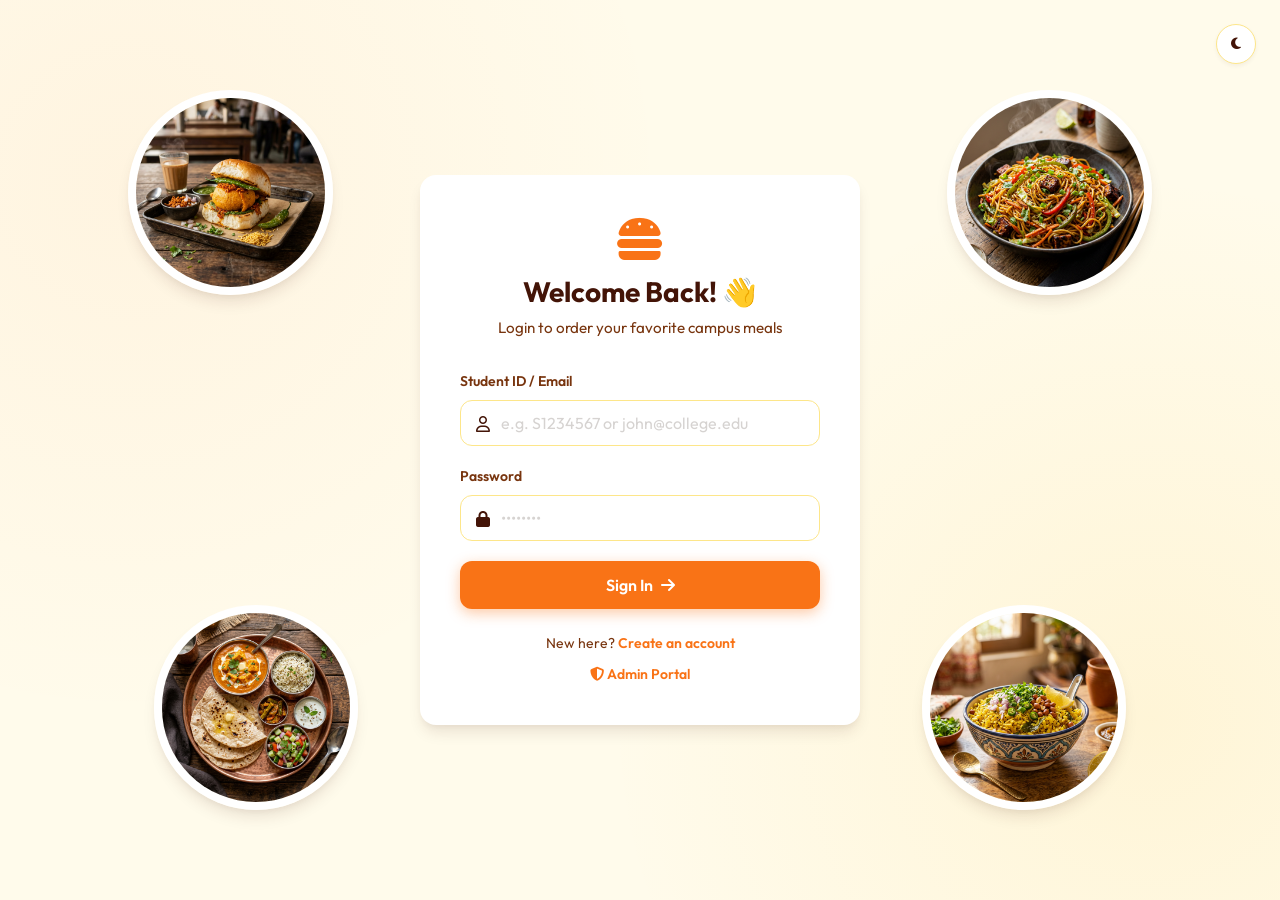
<file: index.html>
<!DOCTYPE html>
<html lang="en">
<head>
<meta charset="UTF-8">
<meta name="viewport" content="width=device-width, initial-scale=1.0">
<title>Student Login | Smart Canteen</title>

<link href="https://fonts.googleapis.com/css2?family=Outfit:wght@300;400;500;600;700&display=swap" rel="stylesheet">
<link rel="stylesheet" href="https://cdnjs.cloudflare.com/ajax/libs/font-awesome/6.4.0/css/all.min.css">

<!-- Correct CSS file -->
<link rel="stylesheet" href="style.css">

</head>

<body>

<button id="theme-toggle" class="theme-toggle-floating">
<i class="fa-solid fa-moon"></i>
</button>

<div class="auth-layout">

<div class="bg-illustrations">

<img src="images/vada_pav.png" alt="Vada Pav" class="bg-image bg-img-1">

<img src="images/paneer_thali.png" alt="Paneer Thali" class="bg-image bg-img-2">

<img src="images/chinese_noodles.png" alt="Chinese Noodles" class="bg-image bg-img-3">

<img src="images/poha.png" alt="Poha" class="bg-image bg-img-4">

</div>


<div class="auth-card animate-fade-in">

<div class="auth-header">
<i class="fa-solid fa-burger logo-icon"></i>
<h1>Welcome Back! 👋</h1>
<p>Login to order your favorite campus meals</p>
</div>

<form id="login-form">

<div class="form-group">

<label class="form-label">Student ID / Email</label>

<div style="position: relative;">
<i class="fa-regular fa-user" style="position:absolute;left:1rem;top:1rem;"></i>

<input type="text"
id="email"
class="form-input"
style="padding-left:2.5rem;"
placeholder="e.g. S1234567 or john@college.edu"
required>

</div>
</div>


<div class="form-group">

<label class="form-label">Password</label>

<div style="position: relative;">
<i class="fa-solid fa-lock" style="position:absolute;left:1rem;top:1rem;"></i>

<input type="password"
id="password"
class="form-input"
style="padding-left:2.5rem;"
placeholder="••••••••"
required>

</div>
</div>


<button type="submit" class="btn btn-primary">
Sign In <i class="fa-solid fa-arrow-right"></i>
</button>

</form>


<div class="auth-footer">

<p>
New here?
<a href="signup.html">Create an account</a>
</p>

<p style="margin-top:10px;">
<a href="admin.html">
<i class="fa-solid fa-shield-halved"></i>
Admin Portal
</a>
</p>

</div>

</div>

</div>

<!-- JS file -->
<script src="js/auth.js"></script>
<script src="script.js"></script>
</body>
</html>
</file>
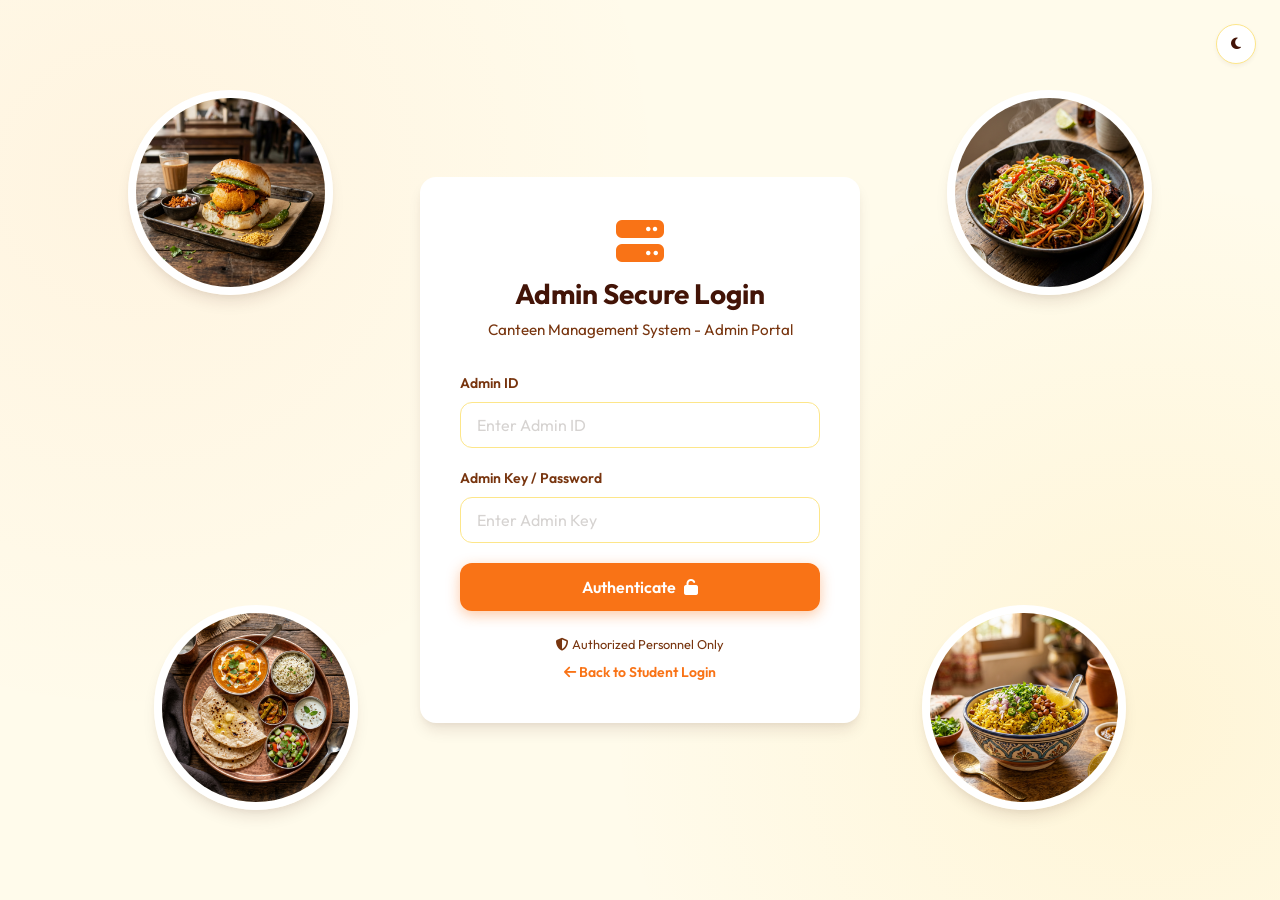
<file: admin-dashboard.html>
<!DOCTYPE html>
<html lang="en">
<head>
    <meta charset="UTF-8">
    <meta name="viewport" content="width=device-width, initial-scale=1.0">
    <title>Admin Dashboard | Smart Canteen</title>
    <link href="https://fonts.googleapis.com/css2?family=Outfit:wght@300;400;500;600;700&display=swap" rel="stylesheet">
    <link rel="stylesheet" href="https://cdnjs.cloudflare.com/ajax/libs/font-awesome/6.4.0/css/all.min.css">
    <link rel="stylesheet" href="style.css">
    <style>
        .admin-main { padding-top: 2rem; padding-bottom: 4rem; }
        .stats-grid { display: grid; grid-template-columns: repeat(auto-fit, minmax(200px, 1fr)); gap: 1.5rem; margin-bottom: 2.5rem; }
        .stat-card { background: var(--surface); padding: 1.5rem; border-radius: var(--radius-lg); box-shadow: var(--shadow-sm); border-bottom: 4px solid var(--primary); }
        .stat-val { font-size: 2rem; font-weight: 700; color: var(--text-main); }
        .stat-label { font-size: 0.9rem; color: var(--text-muted); font-weight: 500; }
        
        .admin-section { background: var(--surface); border-radius: var(--radius-lg); box-shadow: var(--shadow-sm); padding: 1.5rem; margin-bottom: 2.5rem; }
        .table-responsive { overflow-x: auto; }
        table { width: 100%; border-collapse: collapse; text-align: left; }
        th { padding: 1rem; border-bottom: 2px solid var(--border); font-weight: 700; color: var(--text-muted); }
        td { padding: 1rem; border-bottom: 1px solid var(--border); vertical-align: middle; }
        
        .status-select { padding: 0.4rem; border-radius: var(--radius-sm); border: 1px solid var(--border); background: var(--surface); color: var(--text-main); font-family: inherit; }
        .status-select option { background: var(--surface); color: var(--text-main); }
        
        .inventory-item { display: flex; justify-content: space-between; align-items: center; padding: 0.75rem 0; border-bottom: 1px solid var(--border); }
        .switch { position: relative; display: inline-block; width: 50px; height: 24px; }
        .switch input { opacity: 0; width: 0; height: 0; }
        .slider { position: absolute; cursor: pointer; top: 0; left: 0; right: 0; bottom: 0; background-color: #ccc; transition: .4s; border-radius: 24px; }
        .slider:before { position: absolute; content: ""; height: 18px; width: 18px; left: 4px; bottom: 3px; background-color: white; transition: .4s; border-radius: 50%; }
        input:checked + .slider { background-color: var(--primary); }
        input:checked + .slider:before { transform: translateX(26px); }
    </style>
</head>
<body style="background-color: var(--background);">
    <header class="app-header">
        <div class="container nav-container">
            <a href="#" class="nav-brand">
                <i class="fa-solid fa-shield-halved"></i> Admin Portal
            </a>
            <div class="nav-actions">
                <button id="theme-toggle" class="theme-toggle-nav"><i class="fa-solid fa-moon"></i></button>
                <div class="user-profile">
                    <div class="user-avatar" style="background: var(--text-main); color: white;">A</div>
                    <div class="user-info" style="display: block;">
                        <div class="user-name">Head Administrator</div>
                        <div class="user-role">System Access Enabled</div>
                    </div>
                </div>
                <button class="btn btn-outline" style="width: auto; padding: 0.5rem 1rem;" onclick="window.logout()">
                    Logout <i class="fa-solid fa-right-from-bracket"></i>
                </button>
            </div>
        </div>
    </header>

    <main class="container admin-main">
        <div class="stats-grid animate-fade-in">
            <div class="stat-card">
                <div class="stat-label">Today's Revenue</div>
                <div class="stat-val" id="stat-revenue">₹0.00</div>
            </div>
            <div class="stat-card">
                <div class="stat-label">Today's Delivered Orders</div>
                <div class="stat-val" id="stat-orders">0</div>
            </div>
            <div class="stat-card" style="border-color: var(--success);">
                <div class="stat-label">Items Sold Today</div>
                <div class="stat-val" id="stat-items">0</div>
            </div>
            <div class="stat-card" style="border-color: var(--secondary);">
                <div class="stat-label">Stock Warnings</div>
                <div class="stat-val" id="stat-stock">0</div>
            </div>
        </div>

        <!-- Canteen Settings -->
        <div class="admin-section animate-fade-in">
            <h2 style="margin-bottom:1.5rem;"><i class="fa-solid fa-clock" style="color:var(--primary);"></i> Canteen Operating Hours</h2>
            <div style="background:var(--background); padding:1.5rem; border-radius:var(--radius-md); display:flex; gap:1.5rem; align-items:center; flex-wrap:wrap;">
                <div style="flex:1; min-width:250px;">
                    <label class="form-label" style="display: block; margin-bottom: 0.5rem;">Opening Time</label>
                    <div style="display:flex; gap:0.5rem; align-items:center;">
                        <select id="open-h" class="form-input" style="padding:0.6rem; width:6rem;">
                            <option value="1">1</option><option value="2">2</option><option value="3">3</option>
                            <option value="4">4</option><option value="5">5</option><option value="6">6</option>
                            <option value="7">7</option><option value="8">8</option><option value="9">9</option>
                            <option value="10">10</option><option value="11">11</option><option value="12">12</option>
                        </select> :
                        <select id="open-m" class="form-input" style="padding:0.6rem; width:6rem;">
                            <option value="00">00</option><option value="15">15</option>
                            <option value="30">30</option><option value="45">45</option>
                        </select>
                        <select id="open-ampm" class="form-input" style="padding:0.6rem; width:6rem;">
                            <option value="AM">AM</option>
                            <option value="PM">PM</option>
                        </select>
                    </div>
                </div>
                <div style="flex:1; min-width:250px;">
                    <label class="form-label" style="display: block; margin-bottom: 0.5rem;">Closing Time</label>
                    <div style="display:flex; gap:0.5rem; align-items:center;">
                        <select id="close-h" class="form-input" style="padding:0.6rem; width:6rem;">
                            <option value="1">1</option><option value="2">2</option><option value="3">3</option>
                            <option value="4">4</option><option value="5">5</option><option value="6">6</option>
                            <option value="7">7</option><option value="8">8</option><option value="9">9</option>
                            <option value="10">10</option><option value="11">11</option><option value="12">12</option>
                        </select> :
                        <select id="close-m" class="form-input" style="padding:0.6rem; width:6rem;">
                            <option value="00">00</option><option value="15">15</option>
                            <option value="30">30</option><option value="45">45</option>
                        </select>
                        <select id="close-ampm" class="form-input" style="padding:0.6rem; width:6rem;">
                            <option value="AM">AM</option>
                            <option value="PM">PM</option>
                        </select>
                    </div>
                </div>
                <div style="display:flex; align-items:flex-end;">
                    <button class="btn btn-primary" style="margin-top:auto;" onclick="saveCanteenHours()">
                        <i class="fa-solid fa-save"></i> Save Hours
                    </button>
                </div>
            </div>
            <p style="font-size: 0.85rem; color: var(--text-muted); margin-top: 0.5rem;"><i class="fa-solid fa-circle-info"></i> Students will not be able to interact with the cart out of these hours.</p>
        </div>

        <!-- Monthly Sales Section -->
        <div class="admin-section animate-fade-in delay-1">
            <div style="display: flex; justify-content: space-between; align-items: center; margin-bottom: 1.5rem; flex-wrap: wrap; gap: 1rem;">
                <h2><i class="fa-solid fa-chart-bar" style="color: var(--primary);"></i> Sales Report</h2>
                <div style="display: flex; gap: 0.5rem;">
                    <select id="report-type-filter" class="status-select" style="padding: 0.5rem 1rem; font-size: 0.95rem;" onchange="renderSalesReport()">
                        <option value="daily">Daily</option>
                        <option value="weekly">Weekly</option>
                        <option value="monthly" selected>Monthly</option>
                    </select>
                </div>
            </div>
            <!-- Bar Chart -->
            <div id="monthly-chart" style="display: flex; align-items: flex-end; gap: 0.5rem; height: 180px; padding: 0 0.5rem 0.5rem; border-bottom: 2px solid var(--border); margin-bottom: 1.5rem; overflow-x: auto;"></div>
            <!-- Monthly Table -->
            <div class="table-responsive">
                <table>
                    <thead>
                        <tr>
                            <th id="report-period-head">Period</th>
                            <th>Orders</th>
                            <th>Items Sold</th>
                            <th>Revenue (Delivered)</th>
                            <th>Avg. Order Value</th>
                        </tr>
                    </thead>
                    <tbody id="monthly-table-body"></tbody>
                    <tfoot>
                        <tr style="font-weight: 700; background: var(--background);">
                            <td>Total</td>
                            <td id="monthly-total-orders">0</td>
                            <td id="monthly-total-items">0</td>
                            <td id="monthly-total-revenue">₹0.00</td>
                            <td>—</td>
                        </tr>
                    </tfoot>
                </table>
            </div>
        </div>

        <div class="admin-section animate-fade-in delay-2">
            <h2 style="margin-bottom: 1.5rem;"><i class="fa-solid fa-list-check" style="color: var(--primary);"></i> Live Order Management</h2>
            <div class="table-responsive">
                <table>
                    <thead>
                        <tr>
                            <th>Order ID</th>
                            <th>Customer</th>
                            <th>Items</th>
                            <th>Total</th>
                            <th>Status</th>
                        </tr>
                    </thead>
                    <tbody id="orders-admin-body">
                        <!-- Loaded via JS -->
                    </tbody>
                </table>
            </div>
        </div>

        <!-- Menu Management -->
        <div class="admin-section animate-fade-in delay-3">
            <h2 style="margin-bottom:1.5rem;"><i class="fa-solid fa-utensils" style="color:var(--primary);"></i> Menu Management</h2>
            <details style="margin-bottom:1.5rem;">
                <summary style="cursor:pointer;font-weight:700;color:var(--primary);padding:0.75rem;background:var(--background);border-radius:var(--radius-md);display:flex;align-items:center;gap:0.5rem;">
                    <i class="fa-solid fa-circle-plus"></i>&nbsp;Add New Menu Item
                </summary>
                <div style="border:1px solid var(--border);border-radius:0 0 var(--radius-md) var(--radius-md);padding:1.25rem;display:grid;grid-template-columns:1fr 1fr;gap:1rem;">
                    <div><label class="form-label">Name *</label><input type="text" id="new-name" class="form-input" placeholder="e.g. Paneer Tikka"></div>
                    <div><label class="form-label">Price (Rs) *</label><input type="number" id="new-price" class="form-input" placeholder="80" min="1"></div>
                    <div><label class="form-label">Type *</label><select id="new-type" class="form-input status-select" style="padding:0.75rem;"><option value="veg">Veg</option><option value="non-veg">Non-Veg</option></select></div>
                    <div><label class="form-label">Category *</label><select id="new-category" class="form-input status-select" style="padding:0.75rem;"><option value="Snacks">Snacks</option><option value="Breakfast">Breakfast</option><option value="Meals">Lunch / Meals</option><option value="Beverages">Beverages</option><option value="Chinese">Chinese</option><option value="Burgers">Fast Food</option><option value="Starters">Starters</option></select></div>
                    <div style="grid-column:1/-1;"><label class="form-label">Image URL</label><input type="text" id="new-img" class="form-input" placeholder="https://... or leave blank for auto-image"></div>
                    <div style="grid-column:1/-1;"><label class="form-label">Description</label><input type="text" id="new-desc" class="form-input" placeholder="Short description"></div>
                    <div style="grid-column:1/-1;"><button class="btn btn-primary" style="width:auto;" onclick="adminAddItem()"><i class="fa-solid fa-plus"></i> Add to Menu</button></div>
                </div>
            </details>
            <div style="margin-bottom: 1.25rem; position: relative;">
                <i class="fa-solid fa-search" style="position: absolute; left: 1rem; top: 50%; transform: translateY(-50%); color: var(--text-muted);"></i>
                <input type="text" id="admin-menu-search" class="form-input" placeholder="Search menu by name, type, or description..." style="padding-left: 2.75rem; border-radius: var(--radius-full);" oninput="renderMenuManagement()">
            </div>
            
            <details class="animate-fade-in" style="margin-bottom: 1.5rem;">
                <summary style="cursor:pointer;font-weight:700;color:var(--primary);padding:0.75rem;background:var(--background);border-radius:var(--radius-md);display:flex;align-items:center;gap:0.5rem; border: 1px solid var(--border);">
                    <i class="fa-solid fa-list"></i>&nbsp;Existing Menu Items (Click to minimize/expand)
                </summary>
                <div class="table-responsive" style="border: 1px solid var(--border); border-top: none; border-radius: 0 0 var(--radius-md) var(--radius-md); max-height: 400px; overflow-y: auto;">
                    <table>
                        <thead><tr><th style="position:sticky; top:0; background:var(--surface);">#</th><th style="position:sticky; top:0; background:var(--surface);">Name</th><th style="position:sticky; top:0; background:var(--surface);">Type</th><th style="position:sticky; top:0; background:var(--surface);">Price</th><th style="position:sticky; top:0; background:var(--surface);">Availability</th><th style="position:sticky; top:0; background:var(--surface);">Actions</th></tr></thead>
                        <tbody id="menu-manage-body"></tbody>
                    </table>
                </div>
            </details>
        </div>


        <!-- Edit Item Modal -->
        <div id="edit-item-modal" style="display:none;position:fixed;top:0;left:0;width:100%;height:100%;background:rgba(0,0,0,0.6);z-index:4000;align-items:center;justify-content:center;backdrop-filter:blur(4px);">
            <div style="background:var(--surface);width:90%;max-width:480px;border-radius:var(--radius-lg);padding:1.5rem;box-shadow:var(--shadow-lg);">
                <h3 style="margin-bottom:1.25rem;"><i class="fa-solid fa-pen-to-square" style="color:var(--primary);"></i> Edit Menu Item</h3>
                <input type="hidden" id="edit-id">
                <div style="display:grid;grid-template-columns:1fr 1fr;gap:1rem;">
                    <div><label class="form-label">Name</label><input type="text" id="edit-name" class="form-input"></div>
                    <div><label class="form-label">Price (Rs)</label><input type="number" id="edit-price" class="form-input" min="1"></div>
                    <div><label class="form-label">Type</label><select id="edit-type" class="form-input status-select" style="padding:0.75rem;"><option value="veg">Veg</option><option value="non-veg">Non-Veg</option></select></div>
                    <div><label class="form-label">Image URL</label><input type="text" id="edit-img" class="form-input"></div>
                    <div style="grid-column:1/-1;"><label class="form-label">Description</label><input type="text" id="edit-desc" class="form-input"></div>
                </div>
                <div style="display:flex;gap:1rem;margin-top:1.25rem;">
                    <button class="btn btn-outline" style="flex:1;" onclick="closeEditModal()">Cancel</button>
                    <button class="btn btn-primary" style="flex:2;" onclick="saveEditItem()"><i class="fa-solid fa-check"></i> Save Changes</button>
                </div>
            </div>
        </div>
    </main>

    <script src="js/state.js"></script>
    <script src="js/auth.js"></script>
    <script src="js/menu.js"></script> <!-- To get menuItems array -->
    <script>
        // Secure Admin check
        if (typeof window.requireAdmin === 'function') requireAdmin();

        async function fetchAdminOrders() {
            try {
                const res = await fetch('https://smart-canteen-system-hvah.onrender.com/api/admin/orders');
                if (res.ok) {
                    const data = await res.json();
                    if (data.orders) {
                        return data.orders.map(o => ({
                            id: o.order_id,
                            time: o.order_date,
                            userName: o.customer_name,
                            userType: o.customer_type,
                            items: o.items.map(i => ({ name: i.item_name, qty: i.quantity, price: i.price })),
                            total: o.total_amount,
                            status: o.status
                        }));
                    }
                }
            } catch (err) {}
            return [];
        }

        async function renderAdminDashboard() {
            const oosCount = JSON.parse(localStorage.getItem('canteen_out_of_stock') || '[]').length;
            
            let orders = await fetchAdminOrders();
            if (orders.length === 0 && window.getAllOrders) {
                // Fallback to local storage if DB is entirely empty or unavailable
                orders = window.getAllOrders();
            }
            
            try {
                const res = await fetch('https://smart-canteen-system-hvah.onrender.com/api/admin/dashboard');
                const data = await res.json();
                if (data.today) {
                    document.getElementById('stat-revenue').innerText = `₹${data.today.total_revenue.toFixed(2)}`;
                    document.getElementById('stat-orders').innerText = data.today.total_orders;
                }
            } catch (err) {
                // Fallback to local
                const revenue = orders.reduce((sum, o) => sum + o.total, 0);
                document.getElementById('stat-revenue').innerText = `₹${revenue.toFixed(2)}`;
                document.getElementById('stat-orders').innerText = orders.length;
            }

            const totalItems = orders.reduce((sum, o) => sum + o.items.reduce((s,i) => s + i.qty, 0), 0);
            document.getElementById('stat-items').innerText = totalItems;
            document.getElementById('stat-stock').innerText = oosCount;

            const tableBody = document.getElementById('orders-admin-body');
            tableBody.innerHTML = orders.map(order => `
                <tr>
                    <td><strong>${order.id}</strong><div style="font-size: 0.75rem; color: var(--text-muted);">${new Date(order.time).toLocaleTimeString()}</div></td>
                    <td>${order.userName}<div style="font-size: 0.75rem; color: var(--text-muted);">${order.userType}</div></td>
                    <td>${order.items.map(i => `${i.qty}x ${i.name}`).join(', ')}</td>
                    <td>₹${order.total.toFixed(2)}</td>
                    <td>
                        <select class="status-select" onchange="handleStatusChange('${order.id}', this.value)" ${order.status === 'cancelled' ? 'disabled style="opacity: 0.6;"' : ''}>
                            <option value="pending" ${order.status === 'pending' ? 'selected' : ''}>Pending</option>
                            <option value="preparing" ${order.status === 'preparing' ? 'selected' : ''}>Preparing</option>
                            <option value="ready" ${order.status === 'ready' ? 'selected' : ''}>Ready</option>
                            <option value="delivered" ${order.status === 'delivered' ? 'selected' : ''}>Delivered</option>
                            <option value="cancelled" ${order.status === 'cancelled' ? 'selected' : ''}>Cancelled</option>
                        </select>
                    </td>
                </tr>
            `).join('');

            const invList = document.getElementById('inventory-list');
            if (window.menuItems) {
                invList.innerHTML = window.menuItems.map(item => {
                    const isOOS = window.isOutOfStock(item.name);
                    return `
                        <div class="inventory-item">
                            <div>
                                <strong>${item.name}</strong>
                                <span style="font-size: 0.8rem; margin-left:1rem; color: var(--text-muted);">${item.type}</span>
                            </div>
                            <div style="display: flex; align-items: center; gap: 1rem;">
                                <span style="font-size: 0.8rem; font-weight: 700; color: ${isOOS ? 'var(--danger)' : 'var(--success)'};">${isOOS ? 'OUT OF STOCK' : 'AVAILABLE'}</span>
                                <label class="switch">
                                    <input type="checkbox" ${!isOOS ? 'checked' : ''} onchange="handleStockToggle('${item.name}')">
                                    <span class="slider"></span>
                                </label>
                            </div>
                        </div>
                    `;
                }).join('');
            }
        }

        window.handleStatusChange = async function(id, val) {
            // Check if this is a fallback local order (e.g. "ORD-1234") or a real DB order (e.g "5")
            if (String(id).startsWith('ORD-') && window.updateOrderStatus) {
                if (window.updateOrderStatus(id, val)) renderAdminDashboard();
                return;
            }
            
            try {
                const res = await fetch(`https://smart-canteen-system-hvah.onrender.com/api/orders/${id}/status`, {
                    method: 'PUT',
                    headers: { 'Content-Type': 'application/json' },
                    body: JSON.stringify({ status: val })
                });
                if (res.ok) renderAdminDashboard();
            } catch(e) {
                console.error("Failed to update status", e);
            }
        }

        window.handleStockToggle = function(name) {
            window.toggleOutOfStock(name);
            renderMenuManagement();
            renderAdminDashboard();
        }

        // ---- Menu Management ----
        async function fetchAndRenderMenu() {
            try {
                const res = await fetch('https://smart-canteen-system-hvah.onrender.com/api/menu');
                if (res.ok) {
                    const data = await res.json();
                    if (data.menu) {
                        window.menuItems = data.menu.map(item => ({
                            id: item.item_id,
                            name: item.item_name,
                            price: item.price,
                            type: (item.type || 'veg').toLowerCase(),
                            category: item.category,
                            img: item.image_url,
                            desc: item.description || ''
                        }));
                    }
                }
            } catch(e) { console.error('Menu fetch error', e); }
            renderMenuManagement();
        }

        function renderMenuManagement() {
            let menu = window.getAdminMenu ? window.getAdminMenu() : (window.menuItems || []);
            
            // Search filter
            const searchTerm = (document.getElementById('admin-menu-search')?.value || '').toLowerCase();
            if (searchTerm) {
                menu = menu.filter(item => 
                    item.name.toLowerCase().includes(searchTerm) || 
                    (item.desc && item.desc.toLowerCase().includes(searchTerm)) ||
                    (item.type && item.type.toLowerCase().includes(searchTerm))
                );
            }
            
            const tbody = document.getElementById('menu-manage-body');
            tbody.innerHTML = menu.map((item, idx) => {
                const isOOS = window.isOutOfStock(item.name);
                return `<tr>
                    <td>${idx + 1}</td>
                    <td><strong>${item.name}</strong><div style="font-size:0.75rem;color:var(--text-muted);">${item.desc || ''}</div></td>
                    <td><span style="font-size:0.8rem;font-weight:600;color:${item.type==='veg'?'var(--success)':'#ef4444'}">${item.type === 'veg' ? '🥗 Veg' : '🍗 Non-Veg'}</span></td>
                    <td style="font-weight:600;">₹${item.price}</td>
                    <td>
                        <label class="switch">
                            <input type="checkbox" ${!isOOS ? 'checked' : ''} onchange="handleStockToggle('${item.name}')">
                            <span class="slider"></span>
                        </label>
                        <span style="font-size:0.75rem;color:${isOOS?'var(--danger)':'var(--success)'}; margin-left:0.5rem;">${isOOS?'Out of Stock':'Available'}</span>
                    </td>
                    <td style="display:flex; gap:0.5rem; flex-wrap:wrap;">
                        <button class="btn btn-outline" style="padding:0.4rem 0.7rem; font-size:0.8rem;" onclick="openEditModal(${item.id})"><i class="fa-solid fa-pen"></i> Edit</button>
                        <button style="padding:0.4rem 0.7rem; font-size:0.8rem; background:#ef4444; color:white; border:none; border-radius:var(--radius-sm); cursor:pointer;" onclick="adminDeleteItem(${item.id})"><i class="fa-solid fa-trash"></i> Delete</button>
                    </td>
                </tr>`;
            }).join('');
        }

        window.adminAddItem = async function() {
            const name = document.getElementById('new-name').value.trim();
            const price = parseFloat(document.getElementById('new-price').value);
            const type = document.getElementById('new-type').value;
            const category = document.getElementById('new-category').value;
            let img = document.getElementById('new-img').value.trim();
            const desc = document.getElementById('new-desc').value.trim();
            if (!name || !price) { alert('Name and Price are required!'); return; }

            // Auto-fetch relevant image from Unsplash if admin leaves image blank
            if (!img) {
                const query = encodeURIComponent(name + ' food');
                img = `https://source.unsplash.com/500x400/?${query}`;
            }

            await window.addMenuItem({ name, price, type, category, img, desc });
            ['new-name','new-price','new-img','new-desc'].forEach(id => document.getElementById(id).value = '');
            await fetchAndRenderMenu();
            alert(`"${name}" added to menu!`);
        };

        window.openEditModal = function(id) {
            const menu = window.getAdminMenu();
            const item = menu.find(i => i.id === id);
            if (!item) return;
            document.getElementById('edit-id').value = id;
            document.getElementById('edit-name').value = item.name;
            document.getElementById('edit-price').value = item.price;
            document.getElementById('edit-type').value = item.type;
            document.getElementById('edit-img').value = item.img || '';
            document.getElementById('edit-desc').value = item.desc || '';
            document.getElementById('edit-item-modal').style.display = 'flex';
        };

        window.closeEditModal = function() {
            document.getElementById('edit-item-modal').style.display = 'none';
        };

        window.saveEditItem = async function() {
            const id = parseInt(document.getElementById('edit-id').value);
            const updates = {
                name: document.getElementById('edit-name').value.trim(),
                price: parseFloat(document.getElementById('edit-price').value),
                type: document.getElementById('edit-type').value,
                img: document.getElementById('edit-img').value.trim(),
                desc: document.getElementById('edit-desc').value.trim()
            };
            if (!updates.name || !updates.price) { alert('Name and Price are required!'); return; }
            await window.updateMenuItem(id, updates);
            closeEditModal();
            renderMenuManagement();
        };

        window.adminDeleteItem = async function(id) {
            const menu = window.getAdminMenu();
            const item = menu.find(i => i.id === id);
            if (!item) return;
            if (!confirm(`Delete "${item.name}" from the menu? This cannot be undone.`)) return;
            await window.deleteMenuItem(id);
            await fetchAndRenderMenu(); // re-fetch live from DB
        };

        // ---- Sales Reports ----
        const MONTHS = ['Jan','Feb','Mar','Apr','May','Jun','Jul','Aug','Sep','Oct','Nov','Dec'];

        async function renderSalesReport() {
            const reportType = document.getElementById('report-type-filter').value;
            const periodHead = document.getElementById('report-period-head');
            if(reportType === 'daily') periodHead.innerText = 'Today';
            else if(reportType === 'weekly') periodHead.innerText = 'Week';
            else periodHead.innerText = 'Month';

            try {
                const res = await fetch('https://smart-canteen-system-hvah.onrender.com/api/admin/dashboard');
                const data = await res.json();
                
                if (data.monthly_sales && data.daily_sales && data.weekly_sales) {
                    let activeData = data.monthly_sales;
                    let labelKey = 'month';
                    let revKey = 'monthly_revenue';
                    
                    if (reportType === 'daily') {
                        activeData = data.daily_sales;
                        labelKey = 'date';
                        revKey = 'daily_revenue';
                    } else if (reportType === 'weekly') {
                        activeData = data.weekly_sales;
                        labelKey = 'week';
                        revKey = 'weekly_revenue';
                    }

                    const maxRev = Math.max(...activeData.map(m => parseFloat(m[revKey])), 1);

                    const chart = document.getElementById('monthly-chart');
                    chart.innerHTML = [...activeData].reverse().slice(-12).map(m => {
                        const rev = parseFloat(m[revKey]);
                        const pct = Math.round((rev / maxRev) * 100);
                        const color = rev > 0 ? 'var(--primary)' : 'var(--border)';
                        return `
                            <div style="display:flex;flex-direction:column;align-items:center;flex:1;min-width:40px;gap:4px;">
                                <span style="font-size:0.65rem;font-weight:700;color:var(--text-muted);">${rev > 0 ? '₹' + (rev/1000).toFixed(1) + 'k' : ''}</span>
                                <div style="width:100%;background:${color};border-radius:4px 4px 0 0;height:${Math.max(pct, rev > 0 ? 4 : 2)}%;transition:height 0.4s ease;"></div>
                                <span style="font-size:0.7rem;color:var(--text-muted);">${m[labelKey]}</span>
                            </div>
                        `;
                    }).join(''); // Show oldest to newest in chart

                    // Table
                    const tbody = document.getElementById('monthly-table-body');
                    let totOrders = 0, totRev = 0;
                    tbody.innerHTML = activeData.map(m => {
                        const orders = m.total_orders;
                        const rev = parseFloat(m[revKey]);
                        totOrders += orders;
                        totRev += rev;
                        const avg = orders > 0 ? (rev / orders) : 0;
                        return `<tr>
                            <td><strong>${m[labelKey]}</strong></td>
                            <td>${orders}</td>
                            <td>—</td>
                            <td style="color:var(--primary);font-weight:600;">₹${rev.toFixed(2)}</td>
                            <td>₹${avg.toFixed(2)}</td>
                        </tr>`;
                    }).join('') || `<tr><td colspan="5" style="text-align:center;color:var(--text-muted);padding:2rem;">No data available</td></tr>`;

                    document.getElementById('monthly-total-orders').innerText = totOrders;
                    document.getElementById('monthly-total-items').innerText = '—';
                    document.getElementById('monthly-total-revenue').innerText = `₹${totRev.toFixed(2)}`;
                    return;
                }
            } catch (err) {
                console.error("Failed to fetch backend dashboard data", err);
            }

            // Fallback: Local logic (Simplified fallback since backend is updated)
            const orders = window.getAllOrders ? window.getAllOrders() : [];
            const localData = Array.from({length: 12}, (_, i) => ({ month: i, orders: 0, items: 0, revenue: 0 }));

            orders.forEach(o => {
                const d = new Date(o.time);
                if (d.getFullYear() !== new Date().getFullYear()) return;
                const m = d.getMonth();
                localData[m].orders++;
                if (o.status === 'delivered') localData[m].revenue += o.total;
                localData[m].items += o.items.reduce((s,i) => s + i.qty, 0);
            });

            const maxRev = Math.max(...localData.map(m => m.revenue), 1);

            // Bar Chart
            const chart = document.getElementById('monthly-chart');
            chart.innerHTML = localData.map(m => {
                const pct = Math.round((m.revenue / maxRev) * 100);
                const color = m.revenue > 0 ? 'var(--primary)' : 'var(--border)';
                return `
                    <div style="display:flex;flex-direction:column;align-items:center;flex:1;min-width:40px;gap:4px;">
                        <span style="font-size:0.65rem;font-weight:700;color:var(--text-muted);">${m.revenue > 0 ? '₹' + (m.revenue/1000).toFixed(1) + 'k' : ''}</span>
                        <div style="width:100%;background:${color};border-radius:4px 4px 0 0;height:${Math.max(pct, m.revenue > 0 ? 4 : 2)}%;transition:height 0.4s ease;"></div>
                        <span style="font-size:0.7rem;color:var(--text-muted);">${MONTHS[m.month]}</span>
                    </div>
                `;
            }).join('');

            // Table
            const tbody = document.getElementById('monthly-table-body');
            let totOrders = 0, totItems = 0, totRev = 0;
            tbody.innerHTML = localData.map(m => {
                if (m.orders === 0) return '';
                totOrders += m.orders;
                totItems += m.items;
                totRev += m.revenue;
                const avg = m.orders > 0 ? (m.revenue / m.orders) : 0;
                return `<tr>
                    <td><strong>${MONTHS[m.month]}</strong></td>
                    <td>${m.orders}</td>
                    <td>${m.items}</td>
                    <td style="color:var(--primary);font-weight:600;">₹${m.revenue.toFixed(2)}</td>
                    <td>₹${avg.toFixed(2)}</td>
                </tr>`;
            }).join('') || `<tr><td colspan="5" style="text-align:center;color:var(--text-muted);padding:2rem;">No orders found for ${year}</td></tr>`;

            document.getElementById('monthly-total-orders').innerText = totOrders;
            document.getElementById('monthly-total-items').innerText = totItems;
            document.getElementById('monthly-total-revenue').innerText = `₹${totRev.toFixed(2)}`;
        }

        // ---- Canteen Settings 12hr UI logic ----
        function set12HourSelects(timeStr, prefix) {
            if(!timeStr || !timeStr.includes(':')) return;
            let [h, m] = timeStr.split(':');
            let hour = parseInt(h, 10) || 0;
            let ampm = hour >= 12 ? 'PM' : 'AM';
            hour = hour % 12;
            if (hour === 0) hour = 12;
            
            // Round minute safely down to match option buckets if slightly off
            let nearestMin = (Math.round(parseInt(m, 10) / 15) * 15) % 60;
            let minStr = nearestMin === 0 ? '00' : '' + nearestMin;

            document.getElementById(prefix + '-h').value = hour;
            document.getElementById(prefix + '-m').value = minStr;
            document.getElementById(prefix + '-ampm').value = ampm;
        }

        function get24HourFromSelects(prefix) {
            let hObj = document.getElementById(prefix + '-h');
            let mObj = document.getElementById(prefix + '-m');
            let amObj = document.getElementById(prefix + '-ampm');
            if(!hObj || !mObj || !amObj) return null;
            
            let h = parseInt(hObj.value, 10);
            let m = mObj.value;
            let ampm = amObj.value;
            
            if (ampm === 'PM' && h !== 12) h += 12;
            if (ampm === 'AM' && h === 12) h = 0;
            
            return (h < 10 ? '0'+h : h) + ':' + m;
        }

        async function fetchCanteenHours() {
            try {
                const res = await fetch('https://smart-canteen-system-hvah.onrender.com/api/settings');
                if (res.ok) {
                    const data = await res.json();
                    if (data.settings) {
                        set12HourSelects(data.settings.opening_time || '09:00', 'open');
                        set12HourSelects(data.settings.closing_time || '18:00', 'close');
                    }
                }
            } catch (err) {
                console.error("Failed to fetch settings", err);
            }
        }

        async function saveCanteenHours() {
            const open = get24HourFromSelects('open');
            const close = get24HourFromSelects('close');
            if (!open || !close) { alert('Please meticulously select both opening and closing times.'); return; }
            
            try {
                const res = await fetch('https://smart-canteen-system-hvah.onrender.com/api/settings', {
                    method: 'PUT',
                    headers: { 'Content-Type': 'application/json' },
                    body: JSON.stringify({ settings: { opening_time: open, closing_time: close } })
                });
                if (res.ok) {
                    alert('Canteen operating hours updated successfully!');
                } else {
                    alert('Failed to update hours.');
                }
            } catch(e) {
                console.error(e);
                alert('Error updating hours');
            }
        }

        document.addEventListener('DOMContentLoaded', () => {
            renderAdminDashboard();
            renderSalesReport();
            fetchCanteenHours();
            
            // Critical Fix: Admin portal must fetch the menu straight from the DB API instead of relying on a potentially stale or empty state JS reference.
            fetch('https://smart-canteen-system-hvah.onrender.com/api/menu')
                .then(res => res.json())
                .then(data => {
                    if (data.menu) {
                        window.menuItems = data.menu.map(item => ({
                            id: item.item_id,
                            name: item.item_name,
                            price: item.price,
                            type: (item.type || 'veg').toLowerCase(),
                            category: item.category,
                            img: item.image_url,
                            desc: item.item_name + ' - ' + (item.category || 'Delicious food')
                        }));
                    }
                    if (typeof renderMenuManagement === 'function') renderMenuManagement();
                })
                .catch(err => {
                    console.error("Failed to load backend DB menu for Admin! Using local cache.", err);
                    if (typeof renderMenuManagement === 'function') renderMenuManagement();
                });
            
        });
    </script>
    <script src="script.js"></script>
</body>
</html>
</file>
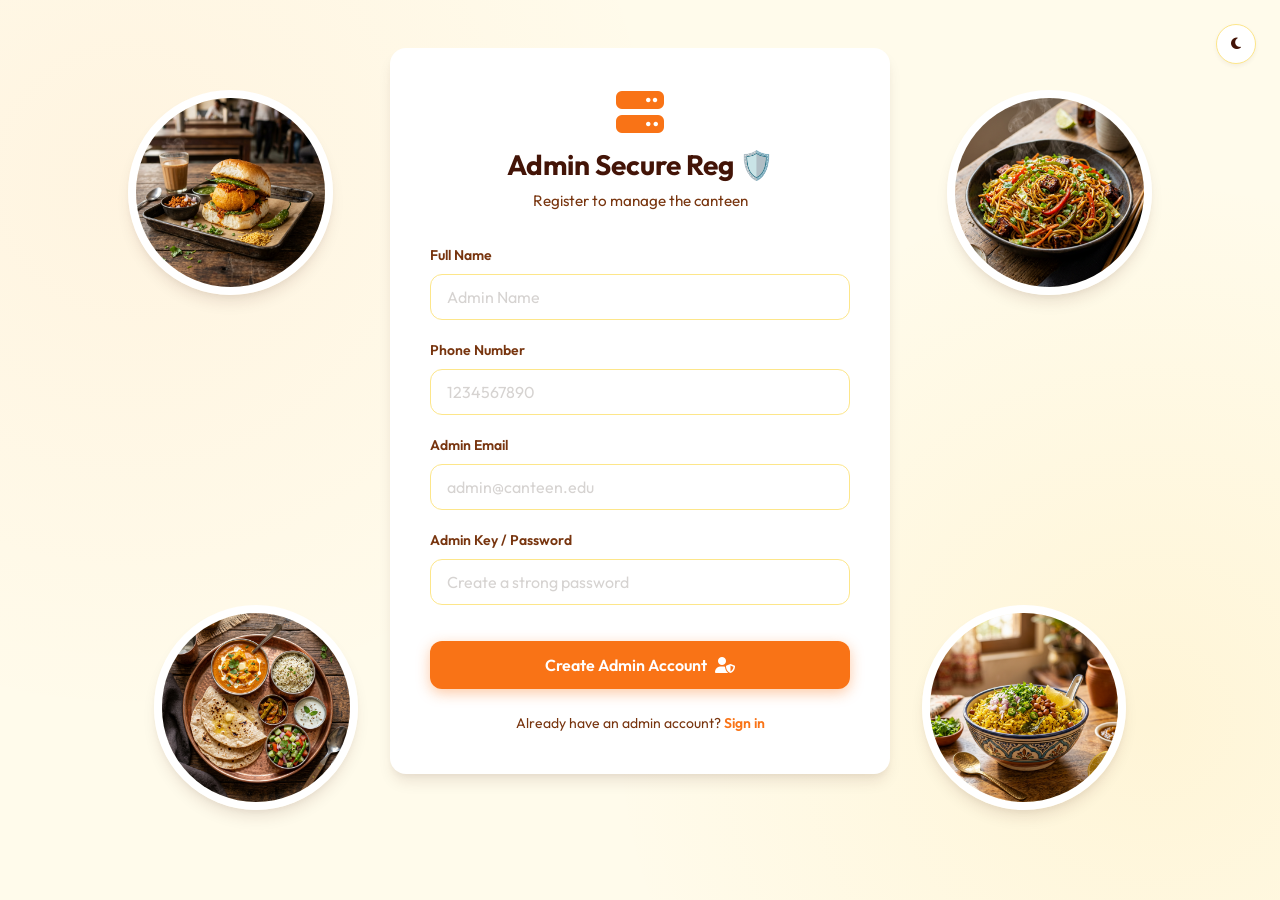
<file: admin-signup.html>
<!DOCTYPE html>
<html lang="en">
<head>
<meta charset="UTF-8">
<meta name="viewport" content="width=device-width, initial-scale=1.0">

<title>Admin Create Account | Smart Canteen</title>

<link href="https://fonts.googleapis.com/css2?family=Outfit:wght@300;400;500;600;700&display=swap" rel="stylesheet">
<link rel="stylesheet" href="https://cdnjs.cloudflare.com/ajax/libs/font-awesome/6.4.0/css/all.min.css">

<!-- Correct CSS -->
<link rel="stylesheet" href="style.css">

</head>

<body>

<button id="theme-toggle" class="theme-toggle-floating">
<i class="fa-solid fa-moon"></i>
</button>

<div class="auth-layout" style="padding:1rem; justify-content:center; align-items:flex-start;">

<!-- Background Food Images -->
<div class="bg-illustrations">

<img src="images/vada_pav.png" alt="Vada Pav" class="bg-image bg-img-1">

<img src="images/paneer_thali.png" alt="Paneer Thali" class="bg-image bg-img-2">

<img src="images/chinese_noodles.png" alt="Chinese Noodles" class="bg-image bg-img-3">

<img src="images/poha.png" alt="Poha" class="bg-image bg-img-4">

</div>

<div class="auth-card animate-fade-in" style="margin-top:2rem; margin-bottom:2rem; max-width:500px;">

<div class="auth-header">

<i class="fa-solid fa-server logo-icon"></i>

<h1>Admin Secure Reg 🛡️</h1>

<p>Register to manage the canteen</p>

</div>

<form id="admin-signup-form">

<div class="form-group">

<label class="form-label">Full Name</label>

<input type="text" id="admin-name" class="form-input" placeholder="Admin Name" required>

</div>

<div class="form-group">

<label class="form-label">Phone Number</label>

<input type="tel" id="admin-phone" class="form-input" placeholder="1234567890" required>

</div>

<div class="form-group">

<label class="form-label">Admin Email</label>

<input type="email" id="admin-email" class="form-input" placeholder="admin@canteen.edu" required>

</div>

<div class="form-group">

<label class="form-label">Admin Key / Password</label>

<input type="password" id="admin-password" class="form-input" placeholder="Create a strong password" required>

</div>

<button type="submit" class="btn btn-primary" style="margin-top:1rem;">
Create Admin Account <i class="fa-solid fa-user-shield"></i>
</button>

</form>

<div class="auth-footer">

<p>
Already have an admin account?
<a href="admin.html">Sign in</a>
</p>

</div>

</div>

</div>

<script src="js/auth.js"></script>
<script src="script.js"></script>

</body>
</html>
</file>
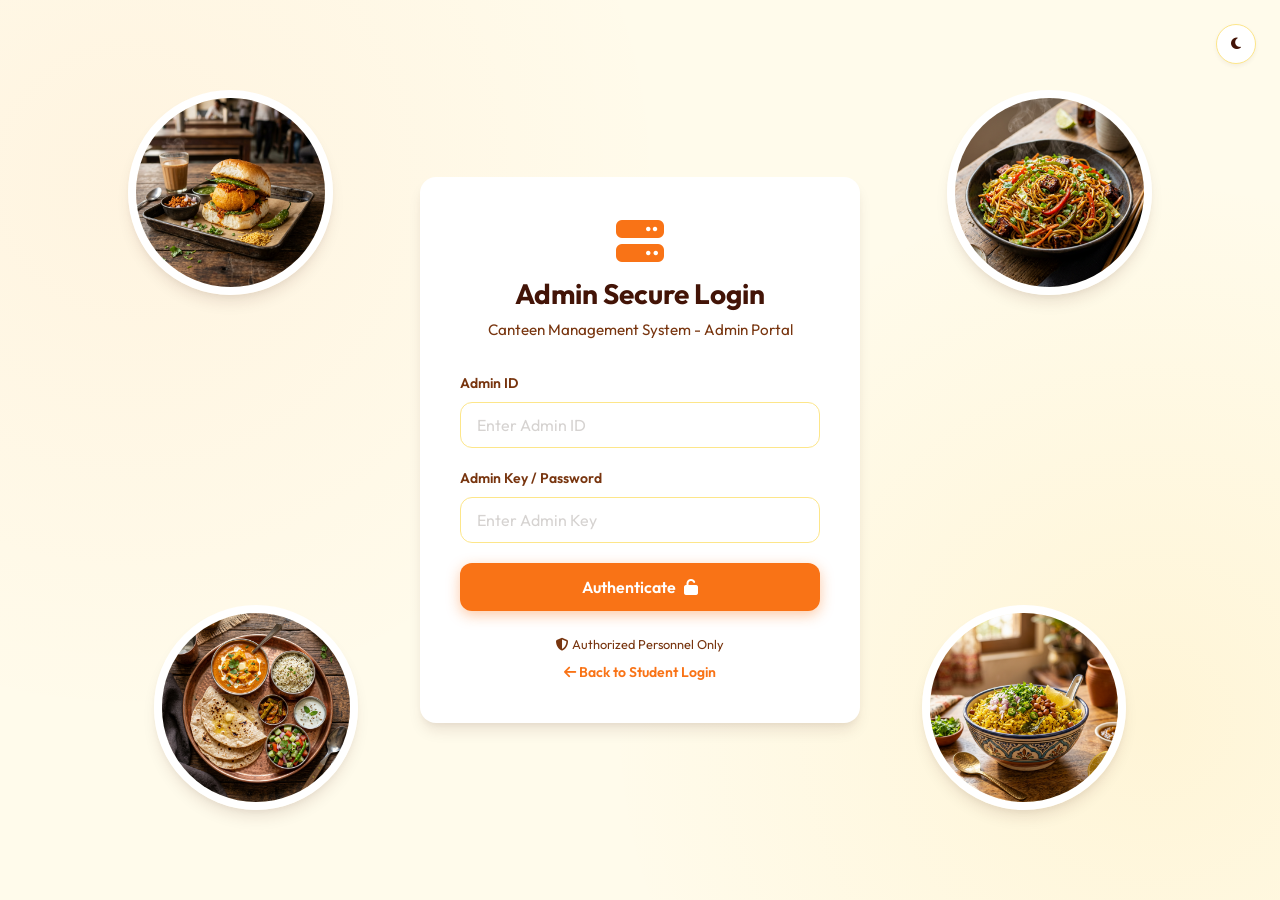
<file: admin.html>
<!DOCTYPE html>
<html lang="en">
<head>
<meta charset="UTF-8">
<meta name="viewport" content="width=device-width, initial-scale=1.0">

<title>Admin Login | Smart Canteen</title>

<link href="https://fonts.googleapis.com/css2?family=Outfit:wght@300;400;500;600;700&display=swap" rel="stylesheet">
<link rel="stylesheet" href="https://cdnjs.cloudflare.com/ajax/libs/font-awesome/6.4.0/css/all.min.css">

<!-- Correct CSS -->
<link rel="stylesheet" href="style.css">

</head>

<body>

<button id="theme-toggle" class="theme-toggle-floating">
<i class="fa-solid fa-moon"></i>
</button>

<div class="auth-layout">

<!-- Food Images -->
<div class="bg-illustrations">

<img src="images/vada_pav.png" class="bg-image bg-img-1" alt="Vada Pav">

<img src="images/paneer_thali.png" class="bg-image bg-img-2" alt="Paneer Thali">

<img src="images/chinese_noodles.png" class="bg-image bg-img-3" alt="Chinese Noodles">

<img src="images/poha.png" class="bg-image bg-img-4" alt="Poha">

</div>

<div class="auth-card">

<div class="auth-header">

<i class="fa-solid fa-server logo-icon"></i>

<h1>Admin Secure Login</h1>

<p>Canteen Management System - Admin Portal</p>

</div>

<form id="admin-form">

<div class="form-group">

<label class="form-label">Admin ID</label>

<input type="text" id="admin-id" class="form-input" placeholder="Enter Admin ID" required>

</div>

<div class="form-group">

<label class="form-label">Admin Key / Password</label>

<input type="password" id="admin-key" class="form-input" placeholder="Enter Admin Key" required>

</div>

<button type="submit" class="btn btn-primary">

Authenticate <i class="fa-solid fa-unlock"></i>

</button>

</form>

<div class="auth-footer">

<p style="margin-bottom: 0.5rem; color: var(--text-muted); font-size: 0.8rem;">
<i class="fa-solid fa-shield-halved"></i> Authorized Personnel Only
</p>

<p>

<a href="index.html">

<i class="fa-solid fa-arrow-left"></i> Back to Student Login

</a>

</p>

</div>

</div>

</div>

<script src="js/auth.js"></script>
<script src="script.js"></script>

</body>
</html>
</file>
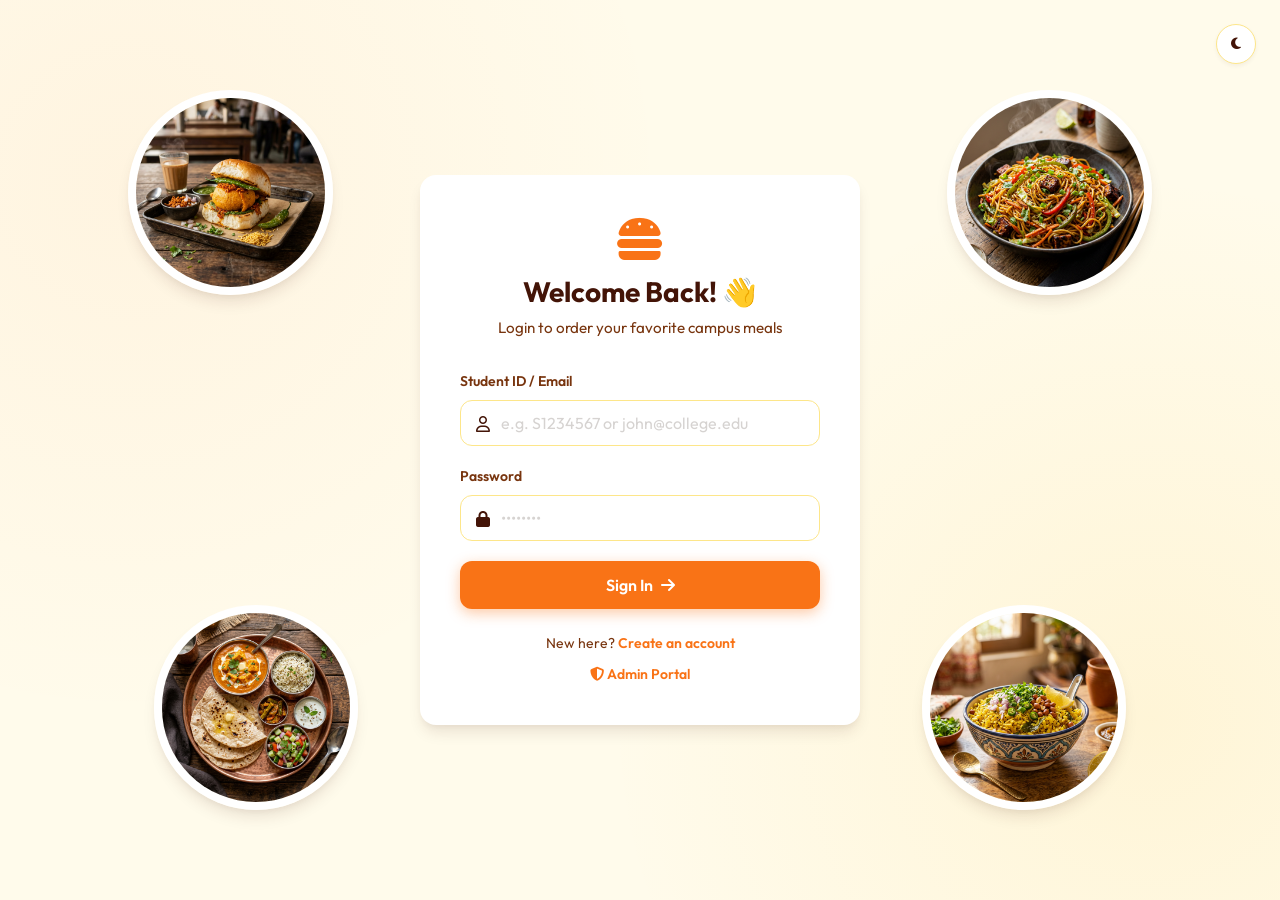
<file: dashboard.html>
<!DOCTYPE html>
<html lang="en">
<head>
    <meta charset="UTF-8">
    <meta name="viewport" content="width=device-width, initial-scale=1.0">
    <title>Menu | Smart Canteen</title>
    <link href="https://fonts.googleapis.com/css2?family=Outfit:wght@300;400;500;600;700&display=swap" rel="stylesheet">
    <link rel="stylesheet" href="https://cdnjs.cloudflare.com/ajax/libs/font-awesome/6.4.0/css/all.min.css">
    <link rel="stylesheet" href="style.css">
    
    <!-- Razorpay Checkout JS -->
    <script src="https://checkout.razorpay.com/v1/checkout.js"></script>
</head>
<body>
    <!-- Header -->
    <header class="app-header">
        <div class="container nav-container">
            <a href="#" class="nav-brand">
                <i class="fa-solid fa-burger"></i>
                Smart Canteen
            </a>
            
            <div class="nav-actions">
                <button id="theme-toggle" class="theme-toggle-nav" aria-label="Toggle theme">
                    <i class="fa-solid fa-moon"></i>
                </button>
                <button class="cart-btn" id="cart-toggle">
                    <i class="fa-solid fa-cart-shopping"></i>
                    <span class="cart-badge" id="cart-count">0</span>
                </button>
                
                <div class="user-profile">
                    <div class="user-avatar" id="user-avatar">?</div>
                    <div class="user-info">
                        <div class="user-name" id="user-name">Loading...</div>
                        <div class="user-role" id="user-role">Student</div>
                    </div>
                </div>
                <button class="btn btn-outline" style="width: auto; padding: 0.5rem 1rem;" onclick="window.logout()">
                    <i class="fa-solid fa-right-from-bracket"></i>
                </button>
            </div>
        </div>
    </header>

    <!-- Main Content -->
    <main class="dashboard-main container">
        <div class="animate-fade-in" style="display: flex; justify-content: space-between; align-items: center; flex-wrap: wrap; gap: 1rem;">
            <h1 class="section-title">What are you craving today? 😋</h1>
            <button class="btn btn-primary" style="width: auto;" onclick="toggleOrdersList()">
                <i class="fa-solid fa-clock-rotate-left"></i> Track Orders
            </button>
        </div>
            <!-- Search and Filter Bar -->
            <div style="margin-top: 1.5rem; margin-bottom: 1.5rem;">
                <div style="position: relative; margin-bottom: 1rem;">
                    <i class="fa-solid fa-magnifying-glass" style="position: absolute; left: 1rem; top: 50%; transform: translateY(-50%); color: var(--text-muted);"></i>
                    <input type="text" id="menu-search" class="form-input" placeholder="Search for dishes, categories, or ingredients..." style="padding-left: 2.75rem; border-radius: var(--radius-full); box-shadow: var(--shadow-sm);">
                </div>
                <div style="display: flex; gap: 1rem; align-items: center; justify-content: space-between; flex-wrap: wrap;">
                    <!-- Category Filter -->
                    <div class="category-filter" style="flex: 1; margin-bottom: 0;">
                        <button class="category-btn active" data-cat="all"><i class="fa-solid fa-utensils"></i> All</button>
                        <button class="category-btn" data-cat="cat-breakfast"><i class="fa-solid fa-mug-saucer"></i> Breakfast</button>
                        <button class="category-btn" data-cat="cat-meals"><i class="fa-solid fa-bowl-rice"></i> Lunch</button>
                        <button class="category-btn" data-cat="cat-snacks"><i class="fa-solid fa-cookie-bite"></i> Snacks</button>
                        <button class="category-btn" data-cat="cat-beverages"><i class="fa-solid fa-glass-water"></i> Beverages</button>
                        <button class="category-btn" data-cat="cat-chinese"><i class="fa-solid fa-bowl-food"></i> Chinese</button>
                        <button class="category-btn" data-cat="cat-fastfood"><i class="fa-solid fa-burger"></i> Fast Food</button>
                    </div>

                    <!-- Food Type Filter -->
                    <div style="display: flex; gap: 0.5rem; background: var(--surface); padding: 0.5rem; border-radius: var(--radius-full); box-shadow: var(--shadow-sm); border: 1px solid var(--border);">
                        <button class="type-btn" data-type="veg" style="padding: 0.5rem 1rem; border-radius: var(--radius-full); border: none; background: transparent; color: var(--text-muted); cursor: pointer; font-weight: 600; font-size: 0.85rem; transition: all 0.2s;"><i class="fa-solid fa-leaf"></i> Veg</button>
                        <button class="type-btn" data-type="non-veg" style="padding: 0.5rem 1rem; border-radius: var(--radius-full); border: none; background: transparent; color: var(--text-muted); cursor: pointer; font-weight: 600; font-size: 0.85rem; transition: all 0.2s;"><i class="fa-solid fa-drumstick-bite"></i> Non-Veg</button>
                    </div>
                </div>
            </div>

        <!-- Menu Section -->
        <section class="menu-section animate-fade-in delay-1">
            <div class="menu-grid" id="menu-grid">
                <!-- Food Cards will be injected dynamically via JS -->
            </div>
        </section>

        <!-- Order Tracking Modal (Hidden by default) -->
        <div id="orders-modal" class="order-tracking-modal" style="display: none; position: fixed; top: 0; left: 0; width: 100%; height: 100%; background: rgba(0,0,0,0.5); z-index: 2000; align-items: center; justify-content: center; backdrop-filter: blur(4px);">
            <div class="modal-content animate-fade-in" style="background: var(--surface); width: 90%; max-width: 600px; max-height: 80vh; border-radius: var(--radius-lg); overflow: hidden; display: flex; flex-direction: column; box-shadow: var(--shadow-lg);">
                <div class="modal-header" style="padding: 1.5rem; border-bottom: 1px solid var(--border); display: flex; justify-content: space-between; align-items: center;">
                    <h2 style="font-size: 1.25rem;"><i class="fa-solid fa-utensils" style="color: var(--primary);"></i> Your Active Orders</h2>
                    <button class="close-modal" onclick="toggleOrdersList()" style="background: none; border: none; font-size: 1.5rem; cursor: pointer; color: var(--text-muted);"><i class="fa-solid fa-xmark"></i></button>
                </div>
                <div id="orders-list" style="padding: 1.5rem; overflow-y: auto; flex: 1;">
                    <p style="text-align: center; color: var(--text-light);">Loading orders...</p>
                </div>
            </div>
        </div>

        <!-- Payment Modal -->
        <div id="payment-modal" style="display: none; position: fixed; top: 0; left: 0; width: 100%; height: 100%; background: rgba(0,0,0,0.6); z-index: 3000; align-items: center; justify-content: center; backdrop-filter: blur(6px);">
            <div class="animate-fade-in" style="background: var(--surface); width: 90%; max-width: 460px; border-radius: var(--radius-lg); overflow: hidden; box-shadow: var(--shadow-lg);">
                <!-- Modal Header -->
                <div style="padding: 1.5rem; background: linear-gradient(135deg, var(--primary), var(--primary-dark)); color: white; text-align: center;">
                    <i class="fa-solid fa-lock" style="font-size: 1.5rem; margin-bottom: 0.5rem;"></i>
                    <h2 style="font-size: 1.25rem; font-weight: 700; color: white;">Secure Checkout</h2>
                    <p style="opacity: 0.85; font-size: 0.9rem;">Choose your payment method</p>
                </div>

                <div style="padding: 1.5rem;">
                    <!-- Order Total -->
                    <div style="background: var(--background); border-radius: var(--radius-md); padding: 1rem; margin-bottom: 1.5rem; display: flex; justify-content: space-between; align-items: center; border: 1px solid var(--border);">
                        <span style="color: var(--text-muted);">Order Total</span>
                        <span id="payment-total" style="font-size: 1.5rem; font-weight: 800; color: var(--primary);">₹0.00</span>
                    </div>

                    <!-- Payment Options -->
                    <div style="display: flex; flex-direction: column; gap: 0.75rem; margin-bottom: 1.5rem;">
                        <!-- UPI -->
                        <label class="payment-option" style="display: flex; align-items: center; gap: 1rem; padding: 1rem; border: 2px solid var(--border); border-radius: var(--radius-md); cursor: pointer; transition: all 0.2s;">
                            <input type="radio" name="payment-method" value="upi" style="accent-color: var(--primary); width: 18px; height: 18px;" checked>
                            <div style="background: #00a0e9; border-radius: 8px; width: 40px; height: 40px; display: flex; align-items: center; justify-content: center; flex-shrink: 0;">
                                <i class="fa-solid fa-mobile-screen-button" style="color: white;"></i>
                            </div>
                            <div>
                                <div style="font-weight: 600;">UPI</div>
                                <div style="font-size: 0.8rem; color: var(--text-muted);">GPay, PhonePe, Paytm</div>
                            </div>
                        </label>



                        <!-- Cash -->
                        <label class="payment-option" style="display: flex; align-items: center; gap: 1rem; padding: 1rem; border: 2px solid var(--border); border-radius: var(--radius-md); cursor: pointer; transition: all 0.2s;">
                            <input type="radio" name="payment-method" value="cash" style="accent-color: var(--primary); width: 18px; height: 18px;">
                            <div style="background: #22c55e; border-radius: 8px; width: 40px; height: 40px; display: flex; align-items: center; justify-content: center; flex-shrink: 0;">
                                <i class="fa-solid fa-indian-rupee-sign" style="color: white;"></i>
                            </div>
                            <div>
                                <div style="font-weight: 600;">Cash at Counter</div>
                                <div style="font-size: 0.8rem; color: var(--text-muted);">Pay when you collect</div>
                            </div>
                        </label>
                    </div>



                    <!-- Buttons -->
                    <div style="display: flex; gap: 1rem;">
                        <button class="btn btn-outline" style="flex: 1;" onclick="closePaymentModal()">Cancel</button>
                        <button class="btn btn-primary" style="flex: 2;" onclick="confirmPayment()">
                            <i class="fa-solid fa-check-circle"></i> Confirm Payment
                        </button>
                    </div>
                </div>
            </div>
        </div>

        <!-- Order Success Full-Screen Modal (Swiggy Style) -->
        <div id="order-success-modal" style="display: none; position: fixed; top: 0; left: 0; width: 100%; height: 100%; background: var(--primary); z-index: 5000; align-items: center; justify-content: center; flex-direction: column; color: white;">
            <div id="success-animation-container" style="text-align: center; transform: scale(0.8); opacity: 0; transition: all 0.5s cubic-bezier(0.175, 0.885, 0.32, 1.275);">
                <div style="width: 120px; height: 120px; background: white; border-radius: 50%; display: flex; align-items: center; justify-content: center; margin: 0 auto 2rem; box-shadow: 0 10px 25px rgba(0,0,0,0.2);">
                    <i class="fa-solid fa-check" style="font-size: 4rem; color: var(--primary);"></i>
                </div>
                <h1 style="font-size: 2.5rem; margin-bottom: 1rem; font-weight: 800;">Order Placed!</h1>
                <p style="font-size: 1.1rem; opacity: 0.9; margin-bottom: 2rem;">Sit tight, your delicious food is being prepared.</p>
                <div style="background: rgba(255,255,255,0.15); padding: 1rem 2rem; border-radius: var(--radius-full); display: inline-block; backdrop-filter: blur(10px);">
                    <span style="font-weight: 600;">Order ID:</span> <span id="success-order-id" style="font-weight: 800;">#0000</span>
                </div>
            </div>
        </div>
    </main>

    <!-- Cart Sidebar -->
    <div class="cart-overlay" id="cart-overlay"></div>
    <aside class="cart-sidebar" id="cart-sidebar">
        <div class="cart-header">
            <h2><i class="fa-solid fa-cart-shopping" style="color: var(--primary);"></i> Your Order</h2>
            <button class="close-cart" id="close-cart"><i class="fa-solid fa-xmark"></i></button>
        </div>
        
        <div class="cart-items" id="cart-items">
            <div class="cart-empty" style="height: 100%; display: flex; flex-direction: column; align-items: center; justify-content: center; color: var(--text-light); gap: 1rem;">
                <i class="fa-solid fa-basket-shopping" style="font-size: 4rem; color: var(--border);"></i>
                <p>Your cart is empty</p>
                <button class="btn btn-outline" style="margin-top: 1rem;" onclick="closeCartSidebar()">Browse Menu</button>
            </div>
        </div>
        
        <div class="cart-footer">
            <div class="cart-total">
                <span>Total</span>
                <span>₹0.00</span>
            </div>
            <button class="btn btn-primary" style="width: 100%; border-radius: var(--radius-full); margin-top: 1rem;" onclick="placeOrder()">
                Place Order <i class="fa-solid fa-arrow-right"></i>
            </button>
        </div>
    </aside>

    <div class="toast-container" id="toast-container"></div>

    <script src="js/state.js"></script>
    <script src="js/auth.js"></script>
    <script src="js/menu.js"></script>
    <script src="script.js"></script>
</body>
</html>
</file>
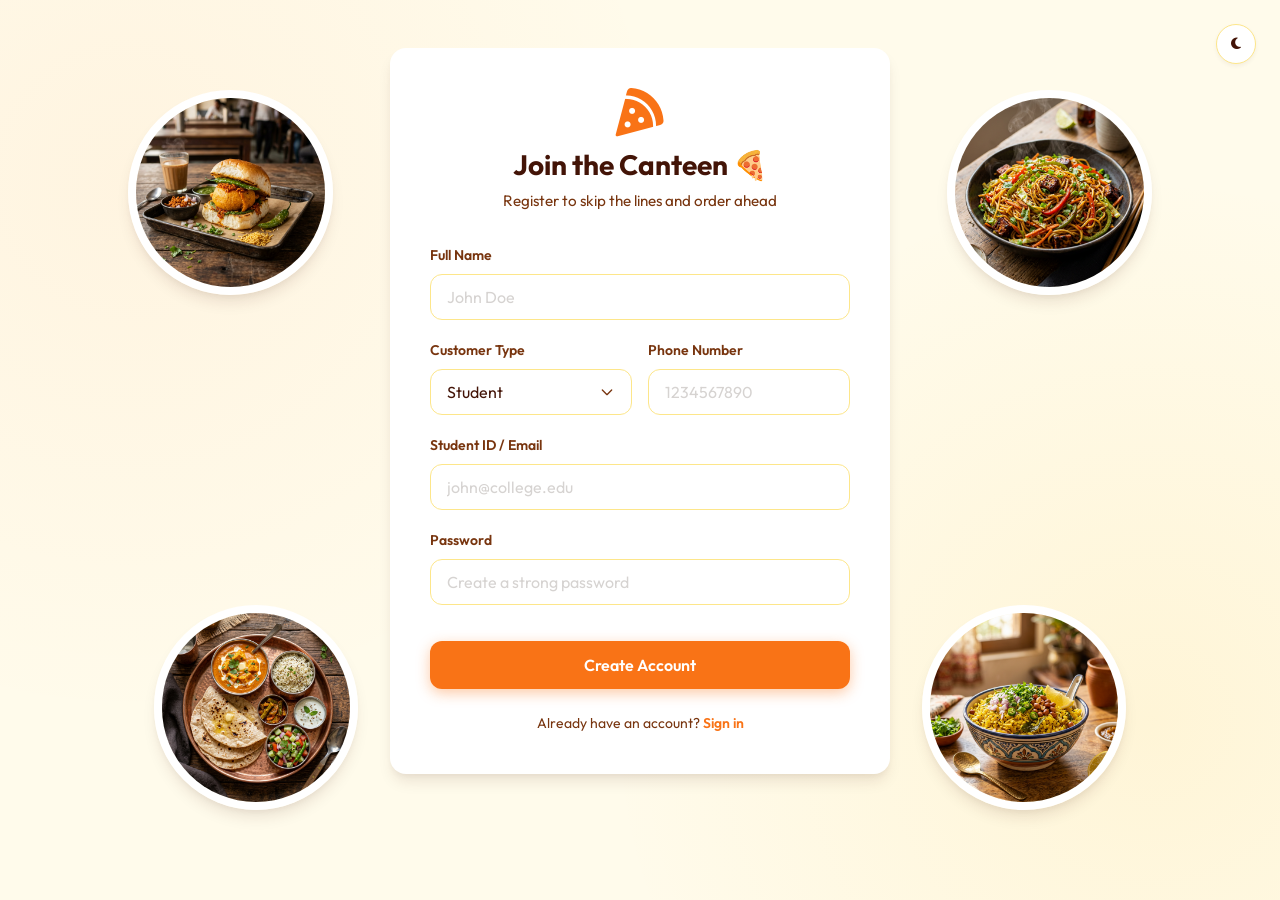
<file: signup.html>
<!DOCTYPE html>
<html lang="en">
<head>
<meta charset="UTF-8">
<meta name="viewport" content="width=device-width, initial-scale=1.0">

<title>Create Account | Smart Canteen</title>

<link href="https://fonts.googleapis.com/css2?family=Outfit:wght@300;400;500;600;700&display=swap" rel="stylesheet">
<link rel="stylesheet" href="https://cdnjs.cloudflare.com/ajax/libs/font-awesome/6.4.0/css/all.min.css">

<!-- Correct CSS -->
<link rel="stylesheet" href="style.css">

</head>

<body>

<button id="theme-toggle" class="theme-toggle-floating">
<i class="fa-solid fa-moon"></i>
</button>

<div class="auth-layout" style="padding:1rem; justify-content:center; align-items:flex-start;">

<!-- Background Food Images -->
<div class="bg-illustrations">

<img src="images/vada_pav.png" alt="Vada Pav" class="bg-image bg-img-1">

<img src="images/paneer_thali.png" alt="Paneer Thali" class="bg-image bg-img-2">

<img src="images/chinese_noodles.png" alt="Chinese Noodles" class="bg-image bg-img-3">

<img src="images/poha.png" alt="Poha" class="bg-image bg-img-4">

</div>

<div class="auth-card animate-fade-in" style="margin-top:2rem; margin-bottom:2rem; max-width:500px;">

<div class="auth-header">

<i class="fa-solid fa-pizza-slice logo-icon"></i>

<h1>Join the Canteen 🍕</h1>

<p>Register to skip the lines and order ahead</p>

</div>

<form id="signup-form">

<div class="form-group">

<label class="form-label">Full Name</label>

<input type="text" id="name" class="form-input" placeholder="John Doe" required>

</div>

<div style="display:grid; grid-template-columns:1fr 1fr; gap:1rem;">

<div class="form-group">

<label class="form-label">Customer Type</label>

<select id="type" class="form-input form-select" required>

<option value="student">Student</option>
<option value="staff">Staff / Faculty</option>

</select>

</div>

<div class="form-group">

<label class="form-label">Phone Number</label>

<input type="tel" id="phone" class="form-input" placeholder="1234567890" required>

</div>

</div>

<div class="form-group">

<label class="form-label">Student ID / Email</label>

<input type="text" id="email" class="form-input" placeholder="john@college.edu" required>

</div>

<div class="form-group">

<label class="form-label">Password</label>

<input type="password" id="password" class="form-input" placeholder="Create a strong password" required>

</div>

<button type="submit" class="btn btn-primary" style="margin-top:1rem;">
Create Account
</button>

</form>

<div class="auth-footer">

<p>
Already have an account?
<a href="index.html">Sign in</a>
</p>

</div>

</div>

</div>

<script src="js/auth.js"></script>
<script src="script.js"></script>

</body>
</html>
</file>
<file: style.css>
:root {
    --primary: #f97316;
    --primary-hover: #ea580c;
    --primary-light: #ffedd5;
    --secondary: #fbbf24;
    --background: #fffbeb;
    --surface: #ffffff;
    --text-main: #431407;
    --text-muted: #78350f;
    --text-light: #9a3412;
    --border: #fde68a;
    --success: #10b981;
    --danger: #ef4444;
    --shadow-sm: 0 2px 4px rgba(67, 20, 7, 0.05);
    --shadow-md: 0 4px 6px -1px rgba(67, 20, 7, 0.1), 0 2px 4px -1px rgba(67, 20, 7, 0.06);
    --shadow-lg: 0 10px 15px -3px rgba(67, 20, 7, 0.1), 0 4px 6px -2px rgba(67, 20, 7, 0.05);
    --radius-sm: 0.5rem;
    --radius-md: 0.75rem;
    --radius-lg: 1rem;
    --radius-full: 9999px;
    --transition: all 0.3s cubic-bezier(0.4, 0, 0.2, 1);
  }
  
  [data-theme="dark"] {
    --primary: #f97316;
    --primary-hover: #fb923c;
    --primary-light: #431407;
    --secondary: #fbbf24;
    --background: #1c1917;
    --surface: #292524;
    --text-main: #f5f5f4;
    --text-muted: #d6d3d1;
    --text-light: #a8a29e;
    --border: #44403c;
    --shadow-sm: 0 2px 4px rgba(0, 0, 0, 0.2);
    --shadow-md: 0 4px 6px -1px rgba(0, 0, 0, 0.3), 0 2px 4px -1px rgba(0, 0, 0, 0.2);
    --shadow-lg: 0 10px 15px -3px rgba(0, 0, 0, 0.3), 0 4px 6px -2px rgba(0, 0, 0, 0.2);
  }
  
  /* Theme Toggle */
  .theme-toggle-floating {
    position: absolute;
    top: 1.5rem;
    right: 1.5rem;
    background: var(--surface);
    color: var(--text-main);
    border: 1px solid var(--border);
    width: 40px;
    height: 40px;
    border-radius: var(--radius-full);
    display: flex;
    align-items: center;
    justify-content: center;
    cursor: pointer;
    box-shadow: var(--shadow-sm);
    transition: var(--transition);
    z-index: 1000;
  }
  
  .theme-toggle-floating:hover {
    color: var(--primary);
    border-color: var(--primary);
    transform: translateY(-2px);
  }
  
  .theme-toggle-nav {
    background: none;
    border: none;
    color: var(--text-main);
    font-size: 1.25rem;
    cursor: pointer;
    transition: var(--transition);
    display: flex;
    align-items: center;
    justify-content: center;
  }
  
  .theme-toggle-nav:hover {
    color: var(--primary);
  }
  
  * {
    margin: 0;
    padding: 0;
    box-sizing: border-box;
  }
  
  body {
    font-family: 'Outfit', sans-serif;
    background-color: var(--background);
    color: var(--text-main);
    line-height: 1.5;
    min-height: 100vh;
    display: flex;
    flex-direction: column;
  }
  
  /* Utilities */
  .container {
    width: 100%;
    max-width: 1200px;
    margin: 0 auto;
    padding: 0 1.5rem;
  }
  
  .auth-layout {
    display: flex;
    align-items: center;
    justify-content: center;
    min-height: 100vh;
    padding: 2rem;
    position: relative;
    overflow: hidden;
    background-image: radial-gradient(circle at 10% 20%, rgba(249, 115, 22, 0.05) 0%, transparent 40%),
                      radial-gradient(circle at 90% 80%, rgba(251, 191, 36, 0.1) 0%, transparent 40%);
  }
  
  /* Background Illustrations */
  .bg-illustrations {
    position: absolute;
    top: 0;
    left: 0;
    width: 100%;
    height: 100%;
    pointer-events: none;
    z-index: 0;
  }
  
  /* Static Food Background Images */
  .bg-image {
    position: absolute;
    width: clamp(120px, 16vw, 220px);
    height: clamp(120px, 16vw, 220px);
    object-fit: cover;
    border-radius: 50%; /* Clean circular container */
    box-shadow: var(--shadow-lg);
    border: 8px solid var(--surface);
    transition: transform 0.3s ease;
    z-index: 1;
  }
  
  [data-theme="dark"] .bg-image {
    box-shadow: 0 10px 25px -5px rgba(0, 0, 0, 0.6);
    border-color: #3f3f46;
  }
  
  .bg-image:hover {
    transform: scale(1.05);
  }
  
  /* Canteen Layout Positioning */
  .bg-img-1 { 
      top: 10%; 
      left: clamp(2%, 10vw, 15%); 
  } /* Vada Pav - Top Left */
  
  .bg-img-2 { 
      bottom: 10%; 
      left: clamp(5%, 12vw, 18%); 
  } /* Tea - Bottom Left */
  
  .bg-img-3 { 
      top: 10%; 
      right: clamp(2%, 10vw, 15%); 
  } /* Noodles - Top Right */
  
  .bg-img-4 { 
      bottom: 10%; 
      right: clamp(5%, 12vw, 18%); 
  } /* Poha - Bottom Right */
  
  .auth-card {
    background: var(--surface);
    width: 100%;
    max-width: 440px;
    border-radius: var(--radius-lg);
    box-shadow: var(--shadow-lg);
    padding: 2.5rem;
    position: relative;
    overflow: hidden;
    z-index: 10;
  }
  
  .auth-header {
    text-align: center;
    margin-bottom: 2rem;
  }
  
  .auth-header .logo-icon {
    font-size: 3rem;
    color: var(--primary);
    margin-bottom: 0.5rem;
    display: inline-block;
    animation: bounce 2s infinite ease-in-out;
  }
  
  .auth-header h1 {
    font-size: 1.75rem;
    font-weight: 700;
    color: var(--text-main);
  }
  
  .auth-header p {
    color: var(--text-muted);
    font-size: 0.95rem;
    margin-top: 0.25rem;
  }
  
  /* Forms */
  .form-group {
    margin-bottom: 1.25rem;
  }
  
  .form-label {
    display: block;
    font-size: 0.875rem;
    font-weight: 600;
    color: var(--text-muted);
    margin-bottom: 0.5rem;
  }
  
  .form-input {
    width: 100%;
    padding: 0.75rem 1rem;
    border: 1.5px solid var(--border);
    border-radius: var(--radius-md);
    font-family: inherit;
    font-size: 1rem;
    color: var(--text-main);
    background-color: var(--surface);
    transition: var(--transition);
  }
  
  .form-input:focus {
    outline: none;
    border-color: var(--primary);
    box-shadow: 0 0 0 3px var(--primary-light);
  }
  
  .form-input::placeholder {
    color: #d6d3d1;
  }
  
  .form-select {
    appearance: none;
    background-image: url("data:image/svg+xml,%3Csvg xmlns='http://www.w3.org/2000/svg' fill='none' viewBox='0 0 24 24' stroke='%2378350f'%3E%3Cpath stroke-linecap='round' stroke-linejoin='round' stroke-width='2' d='M19 9l-7 7-7-7'%3E%3C/path%3E%3C/svg%3E");
    background-repeat: no-repeat;
    background-position: right 1rem center;
    background-size: 1rem;
    padding-right: 2.5rem;
  }
  
  .btn {
    display: inline-flex;
    align-items: center;
    justify-content: center;
    gap: 0.5rem;
    width: 100%;
    padding: 0.875rem 1.5rem;
    border-radius: var(--radius-md);
    font-family: inherit;
    font-size: 1rem;
    font-weight: 600;
    cursor: pointer;
    transition: var(--transition);
    border: none;
  }
  
  .btn-primary {
    background-color: var(--primary);
    color: white;
    box-shadow: 0 4px 14px 0 rgba(249, 115, 22, 0.39);
  }
  
  .btn-primary:hover {
    background-color: var(--primary-hover);
    transform: translateY(-1px);
    box-shadow: 0 6px 20px rgba(249, 115, 22, 0.4);
  }
  
  .btn-primary:active {
    transform: translateY(1px);
  }
  
  .btn-outline {
    background-color: transparent;
    color: var(--primary);
    border: 2px solid var(--primary);
  }
  
  .btn-outline:hover {
    background-color: var(--primary-light);
  }
  
  .auth-footer {
    margin-top: 1.5rem;
    text-align: center;
    font-size: 0.875rem;
    color: var(--text-muted);
  }
  
  .auth-footer a {
    color: var(--primary);
    font-weight: 600;
    text-decoration: none;
    transition: var(--transition);
  }
  
  .auth-footer a:hover {
    text-decoration: underline;
    color: var(--primary-hover);
  }
  
  /* Animations */
  @keyframes bounce {
    0%, 100% { transform: translateY(0); }
    50% { transform: translateY(-5px); }
  }
  
  @keyframes fadeIn {
    from { opacity: 0; transform: translateY(10px); }
    to { opacity: 1; transform: translateY(0); }
  }
  
  .animate-fade-in {
    animation: fadeIn 0.5s ease-out forwards;
  }
  
  .delay-1 { animation-delay: 0.1s; }
  .delay-2 { animation-delay: 0.2s; }
  .delay-3 { animation-delay: 0.3s; }
  
  /* Dashboard Layout */
  .app-header {
    background-color: var(--surface);
    box-shadow: var(--shadow-sm);
    position: sticky;
    top: 0;
    z-index: 100;
  }
  
  .nav-container {
    display: flex;
    justify-content: space-between;
    align-items: center;
    height: 4.5rem;
  }
  
  .nav-brand {
    display: flex;
    align-items: center;
    gap: 0.75rem;
    font-size: 1.5rem;
    font-weight: 700;
    color: var(--text-main);
    text-decoration: none;
  }
  
  .nav-brand i {
    color: var(--primary);
    font-size: 1.75rem;
  }
  
  .nav-actions {
    display: flex;
    align-items: center;
    gap: 1.5rem;
  }
  
  .cart-btn {
    position: relative;
    background: none;
    border: none;
    color: var(--text-main);
    font-size: 1.5rem;
    cursor: pointer;
    transition: var(--transition);
  }
  
  .cart-btn:hover {
    color: var(--primary);
  }
  
  .cart-badge {
    position: absolute;
    top: -8px;
    right: -8px;
    background-color: var(--primary);
    color: white;
    font-size: 0.75rem;
    font-weight: 700;
    height: 20px;
    min-width: 20px;
    border-radius: var(--radius-full);
    display: flex;
    align-items: center;
    justify-content: center;
    padding: 0 4px;
  }
  
  .user-profile {
    display: flex;
    align-items: center;
    gap: 0.75rem;
  }
  
  .user-avatar {
    width: 40px;
    height: 40px;
    border-radius: var(--radius-full);
    background-color: var(--primary-light);
    color: var(--primary);
    display: flex;
    align-items: center;
    justify-content: center;
    font-weight: 700;
  }
  
  .user-info {
    display: none;
  }
  
  @media (min-width: 768px) {
    .user-info {
      display: block;
    }
  }
  
  .user-name {
    font-weight: 600;
    font-size: 0.95rem;
  }
  
  .user-role {
    font-size: 0.75rem;
    color: var(--text-muted);
  }
  
  /* Main Dashboard */
  .dashboard-main {
    padding: 2rem 0;
    flex: 1;
  }
  
  .category-filter {
    display: flex;
    gap: 1rem;
    overflow-x: auto;
    padding-bottom: 1rem;
    margin-bottom: 2rem;
    scrollbar-width: none;
  }
  
  .category-filter::-webkit-scrollbar {
    display: none;
  }
  
  .category-btn {
    white-space: nowrap;
    padding: 0.5rem 1.25rem;
    border-radius: var(--radius-full);
    background-color: var(--surface);
    color: var(--text-muted);
    border: 1px solid var(--border);
    font-weight: 500;
    cursor: pointer;
    transition: var(--transition);
    display: flex;
    align-items: center;
    gap: 0.5rem;
  }
  
  .category-btn:hover {
    border-color: var(--primary);
    color: var(--primary);
  }
  
  .category-btn.active {
    background-color: var(--primary);
    color: white;
    border-color: var(--primary);
  }
  
  /* Menu Grid */
  .menu-section {
    margin-bottom: 3rem;
  }
  
  .section-title {
    font-size: 1.5rem;
    margin-bottom: 1.5rem;
    display: flex;
    align-items: center;
    gap: 0.5rem;
  }
  
  .section-title i {
    color: var(--primary);
  }
  
  .menu-grid {
    display: grid;
    grid-template-columns: repeat(auto-fill, minmax(280px, 1fr));
    gap: 1.5rem;
  }
  
  .food-card {
    background: var(--surface);
    border-radius: var(--radius-lg);
    overflow: hidden;
    box-shadow: var(--shadow-sm);
    transition: var(--transition);
    border: 1px solid transparent;
    display: flex;
    flex-direction: column;
  }
  
  .food-card:hover {
    transform: translateY(-4px);
    box-shadow: var(--shadow-md);
    border-color: var(--border);
  }
  
  .food-img-wrapper {
    position: relative;
    height: 180px;
    overflow: hidden;
    background-color: var(--primary-light);
    display: flex;
    align-items: center;
    justify-content: center;
  }
  
  .food-img-wrapper img {
    width: 100%;
    height: 100%;
    object-fit: cover;
    transition: transform 0.5s ease;
  }
  
  .food-card:hover .food-img-wrapper img {
    transform: scale(1.05);
  }
  
  .food-badge {
    position: absolute;
    top: 1rem;
    right: 1rem;
    background-color: var(--surface);
    color: var(--success);
    font-size: 0.75rem;
    font-weight: 700;
    padding: 0.25rem 0.5rem;
    border-radius: var(--radius-md);
    box-shadow: var(--shadow-sm);
    display: flex;
    align-items: center;
    gap: 0.25rem;
  }
  
  .food-badge.non-veg {
    color: var(--danger);
  }
  
  .food-details {
    padding: 1.25rem;
    flex: 1;
    display: flex;
    flex-direction: column;
  }
  
  .food-title {
    font-size: 1.125rem;
    font-weight: 700;
    margin-bottom: 0.5rem;
  }
  
  .food-desc {
    font-size: 0.875rem;
    color: var(--text-muted);
    margin-bottom: 1rem;
    flex: 1;
  }
  
  .food-footer {
    display: flex;
    justify-content: space-between;
    align-items: center;
    margin-top: auto;
  }
  
  .food-price {
    font-size: 1.25rem;
    font-weight: 700;
    color: var(--primary);
  }
  
  .btn-add {
    background-color: var(--primary-light);
    color: var(--primary);
    border: none;
    width: 36px;
    height: 36px;
    border-radius: var(--radius-full);
    display: flex;
    align-items: center;
    justify-content: center;
    cursor: pointer;
    transition: var(--transition);
  }
  
  .btn-add:hover {
    background-color: var(--primary);
    color: white;
  }
  
  /* Cart Sidebar */
  .cart-sidebar {
    position: fixed;
    top: 0;
    right: -400px;
    width: 100%;
    max-width: 400px;
    height: 100vh;
    background-color: var(--surface);
    box-shadow: -4px 0 15px rgba(0,0,0,0.05);
    z-index: 1000;
    transition: right 0.3s ease-in-out;
    display: flex;
    flex-direction: column;
  }
  
  .cart-sidebar.open {
    right: 0;
  }
  
  .cart-overlay {
    position: fixed;
    top: 0;
    left: 0;
    width: 100%;
    height: 100%;
    background-color: rgba(67, 20, 7, 0.4);
    backdrop-filter: blur(2px);
    z-index: 999;
    opacity: 0;
    visibility: hidden;
    transition: all 0.3s ease;
  }
  
  .cart-overlay.show {
    opacity: 1;
    visibility: visible;
  }
  
  .cart-header {
    padding: 1.5rem;
    border-bottom: 1px solid var(--border);
    display: flex;
    justify-content: space-between;
    align-items: center;
  }
  
  .cart-header h2 {
    font-size: 1.25rem;
    display: flex;
    align-items: center;
    gap: 0.5rem;
  }
  
  .close-cart {
    background: none;
    border: none;
    font-size: 1.5rem;
    color: var(--text-muted);
    cursor: pointer;
    transition: var(--transition);
  }
  
  .close-cart:hover {
    color: var(--danger);
  }
  
  .cart-items {
    flex: 1;
    overflow-y: auto;
    padding: 1.5rem;
  }
  
  .cart-empty {
    height: 100%;
    display: flex;
    flex-direction: column;
    align-items: center;
    justify-content: center;
    color: var(--text-light);
    gap: 1rem;
  }
  
  .cart-empty i {
    font-size: 4rem;
    color: var(--border);
  }
  
  .cart-item {
    display: flex;
    gap: 1rem;
    margin-bottom: 1.5rem;
    padding-bottom: 1.5rem;
    border-bottom: 1px solid var(--border);
  }
  
  .cart-item-img {
    width: 70px;
    height: 70px;
    border-radius: var(--radius-md);
    object-fit: cover;
  }
  
  .cart-item-details {
    flex: 1;
  }
  
  .cart-item-title {
    font-weight: 600;
    margin-bottom: 0.25rem;
  }
  
  .cart-item-price {
    color: var(--primary);
    font-weight: 600;
    font-size: 0.95rem;
    margin-bottom: 0.5rem;
  }
  
  .cart-item-actions {
    display: flex;
    align-items: center;
    gap: 0.75rem;
  }
  
  .qty-btn {
    width: 28px;
    height: 28px;
    border-radius: var(--radius-md);
    border: 1px solid var(--border);
    background: var(--surface);
    color: var(--text-main);
    cursor: pointer;
    display: flex;
    align-items: center;
    justify-content: center;
    transition: var(--transition);
  }
  
  .qty-btn:hover {
    background: var(--primary-light);
    border-color: var(--primary);
    color: var(--primary);
  }
  
  .qty-value {
    font-weight: 600;
    font-size: 0.95rem;
    width: 1.5rem;
    text-align: center;
  }
  
  .remove-item {
    margin-left: auto;
    color: var(--danger);
    background: none;
    border: none;
    cursor: pointer;
    padding: 0.25rem;
  }
  
  .cart-footer {
    padding: 1.5rem;
    border-top: 1px solid var(--border);
    background-color: var(--background);
  }
  
  .cart-summary-row {
    display: flex;
    justify-content: space-between;
    margin-bottom: 0.75rem;
    font-size: 0.95rem;
    color: var(--text-muted);
  }
  
  .cart-total {
    display: flex;
    justify-content: space-between;
    margin-top: 1rem;
    padding-top: 1rem;
    border-top: 1px dashed var(--border);
    font-size: 1.25rem;
    font-weight: 700;
    color: var(--text-main);
    margin-bottom: 1.5rem;
  }
  
  /* Toast */
  .toast-container {
    position: fixed;
    bottom: 2rem;
    right: 2rem;
    z-index: 2000;
    display: flex;
    flex-direction: column;
    gap: 0.5rem;
  }
  
  .toast {
    background: var(--surface);
    border-left: 4px solid var(--success);
    padding: 1rem 1.5rem;
    border-radius: var(--radius-md);
    box-shadow: var(--shadow-lg);
    display: flex;
    align-items: center;
    gap: 0.75rem;
    animation: slideInUp 0.3s ease forwards;
    color: var(--text-main);
    font-weight: 500;
  }
  
  @keyframes slideInUp {
    from { transform: translateY(100%); opacity: 0; }
    to { transform: translateY(0); opacity: 1; }
  }
</file>
